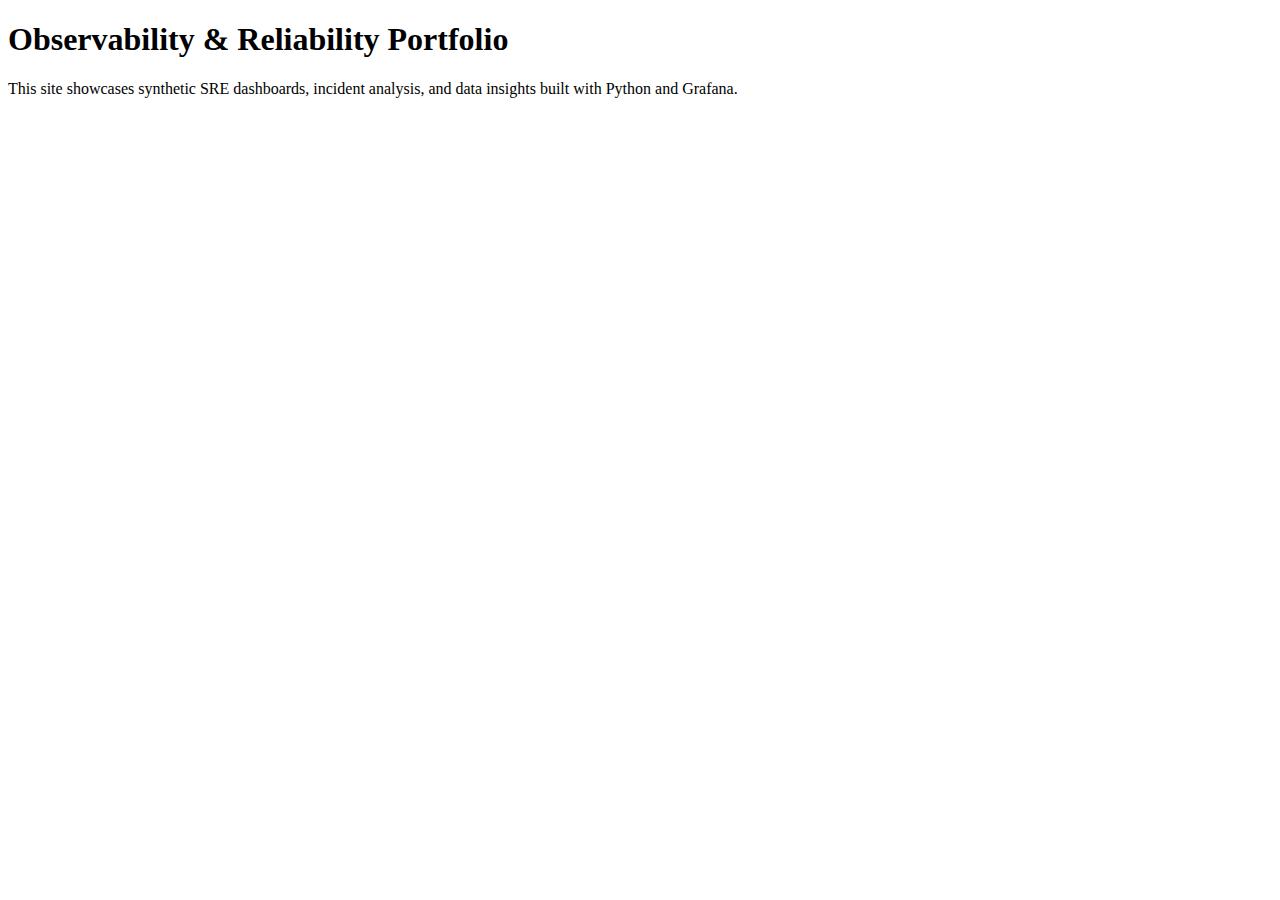
<file: index.html>
<!DOCTYPE html>
<html>
<head>
  <title>Observability Portfolio</title>
</head>
<body>
  <h1>Observability & Reliability Portfolio</h1>
  <p>
    This site showcases synthetic SRE dashboards, incident analysis,
    and data insights built with Python and Grafana.
  </p>
</body>
</html>
</file>
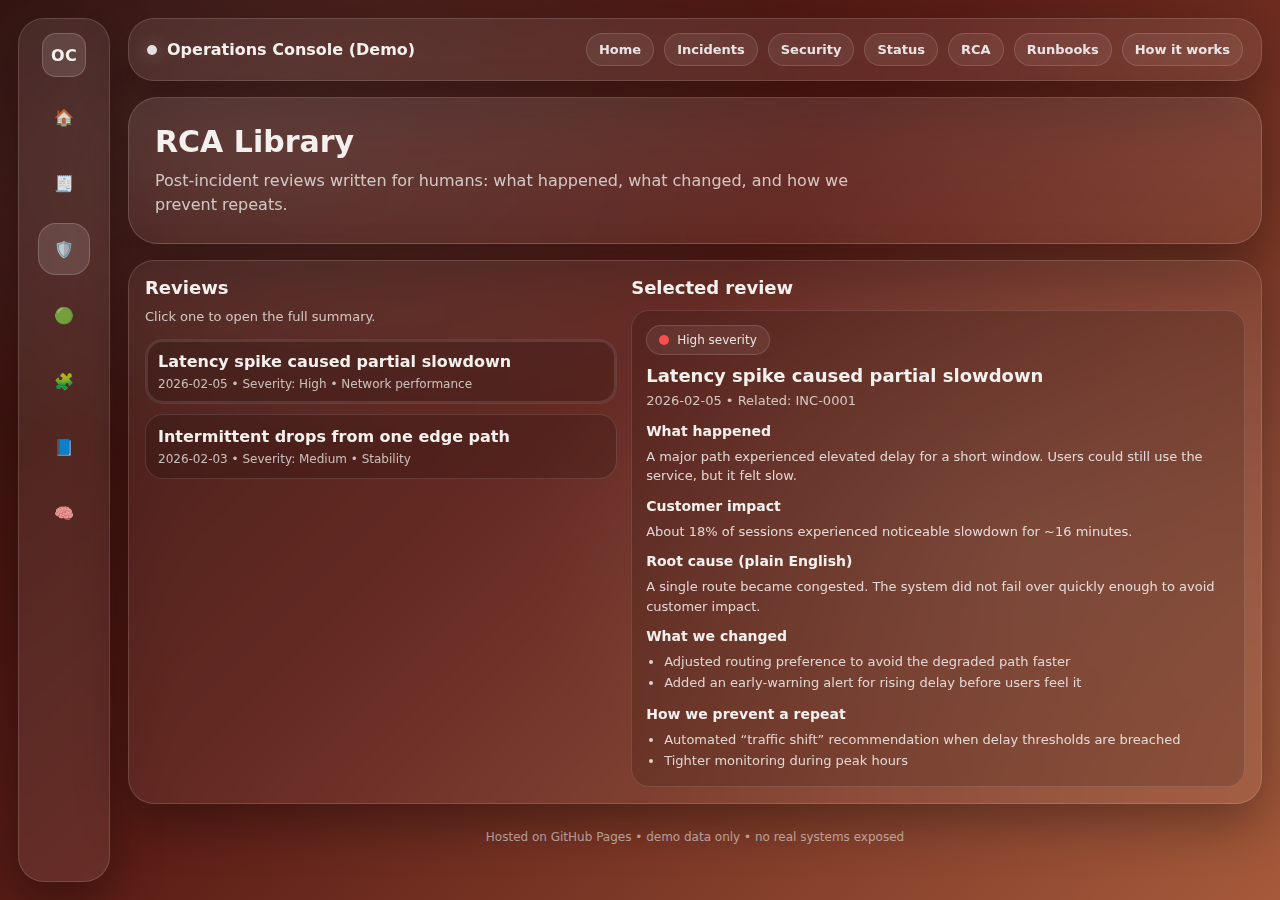
<file: docs/rca/index.html>
<!doctype html>
<html lang="en">
<head>
  <meta charset="utf-8" />
  <meta name="viewport" content="width=device-width,initial-scale=1" />
  <title>RCA Library • Operations Console</title>

  <link rel="stylesheet" href="../assets/style.css" />
  <link rel="stylesheet" href="./rca.css" />
</head>
<body>
  <div class="app">
    <aside class="sidebar">
      <div class="logo">OC</div>

      <a class="sidebtn" href="../index.html" title="Home" aria-label="Home">🏠</a>
      <a class="sidebtn" href="../incidents.html" title="Incidents" aria-label="Incidents">🧾</a>
      <a class="sidebtn active" href="./" title="Security" aria-label="Security">🛡️</a>

      <!-- FIXED: these must go up one folder from /security/ -->
      <a class="sidebtn" href="../status/" title="Status" aria-label="Status">🟢</a>
      <a class="sidebtn" href="../rca/" title="RCA Library" aria-label="RCA Library">🧩</a>
      <a class="sidebtn" href="../runbooks/" title="Runbooks" aria-label="Runbooks">📘</a>

      <a class="sidebtn" href="../how-it-works.html" title="How it works" aria-label="How it works">🧠</a>
    </aside>

    <main class="main">
      <header class="topbar">
        <div class="brand"><span class="dot"></span> Operations Console (Demo)</div>
        <nav class="pills">
          <a class="pilllink" href="../index.html">Home</a>
          <a class="pilllink" href="../incidents.html">Incidents</a>
          <a class="pilllink" href="./">Security</a>

          <!-- FIXED: these must go up one folder from /security/ -->
          <a class="pilllink" href="../status/">Status</a>
          <a class="pilllink" href="../rca/">RCA</a>
          <a class="pilllink" href="../runbooks/">Runbooks</a>

          <a class="pilllink" href="../how-it-works.html">How it works</a>
        </nav>
      </header>

      <section class="hero">
        <h1>RCA Library</h1>
        <p>Post-incident reviews written for humans: what happened, what changed, and how we prevent repeats.</p>
      </section>

      <section class="grid">
        <div class="card">
          <div class="rca-split">
            <div>
              <h2>Reviews</h2>
              <div class="small">Click one to open the full summary.</div>
              <div id="rca-list" class="rca-list"></div>
            </div>

            <div>
              <h2>Selected review</h2>
              <div id="rca-detail" class="rca-detail">
                <div class="notice">Pick an RCA on the left.</div>
              </div>
            </div>
          </div>
        </div>
      </section>

      <div class="footer">Hosted on GitHub Pages • demo data only • no real systems exposed</div>
    </main>
  </div>

  <script src="./rca.js"></script>
</body>
</html>
</file>
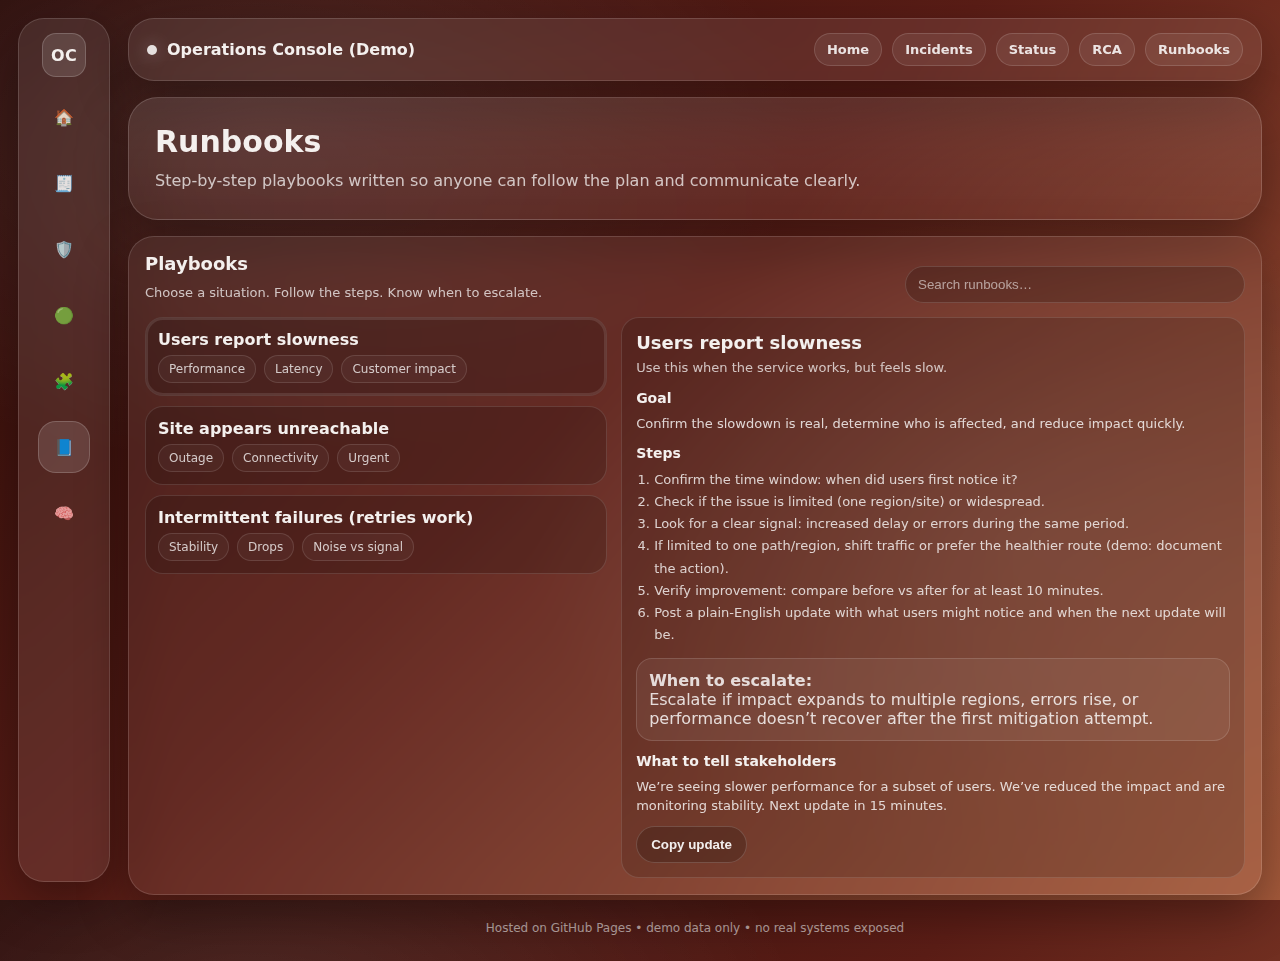
<file: docs/runbooks/index.html>
<!doctype html>
<html lang="en">
<head>
  <meta charset="utf-8" />
  <meta name="viewport" content="width=device-width,initial-scale=1" />
  <title>Runbooks • Operations Console</title>

  <link rel="stylesheet" href="../assets/style.css" />
  <link rel="stylesheet" href="./runbooks.css" />
</head>
<body>
  <div class="app">
    <aside class="sidebar">
      <div class="logo">OC</div>

      <a class="sidebtn" href="../index.html">🏠</a>
      <a class="sidebtn" href="../incidents.html">🧾</a>
      <a class="sidebtn" href="../security/">🛡️</a>
      <a class="sidebtn" href="../status/">🟢</a>
      <a class="sidebtn" href="../rca/">🧩</a>
      <a class="sidebtn active" href="./">📘</a>
      <a class="sidebtn" href="../how-it-works.html">🧠</a>
    </aside>

    <main class="main">
      <header class="topbar">
        <div class="brand"><span class="dot"></span> Operations Console (Demo)</div>
        <nav class="pills">
          <a class="pilllink" href="../index.html">Home</a>
          <a class="pilllink" href="../incidents.html">Incidents</a>
          <a class="pilllink" href="../status/">Status</a>
          <a class="pilllink" href="../rca/">RCA</a>
          <a class="pilllink" href="./">Runbooks</a>
        </nav>
      </header>

      <section class="hero">
        <h1>Runbooks</h1>
        <p>Step-by-step playbooks written so anyone can follow the plan and communicate clearly.</p>
      </section>

      <section class="grid">
        <div class="card">
          <div class="rb-top">
            <div>
              <h2>Playbooks</h2>
              <div class="small">Choose a situation. Follow the steps. Know when to escalate.</div>
            </div>

            <div class="rb-search">
              <input id="rb-q" placeholder="Search runbooks…" />
            </div>
          </div>

          <div class="rb-split">
            <div id="rb-list" class="rb-list"></div>
            <div id="rb-detail" class="rb-detail"><div class="notice">Pick a runbook.</div></div>
          </div>
        </div>
      </section>

      <div class="footer">Hosted on GitHub Pages • demo data only • no real systems exposed</div>
    </main>
  </div>

  <script src="./runbooks.js"></script>
</body>
</html>
</file>
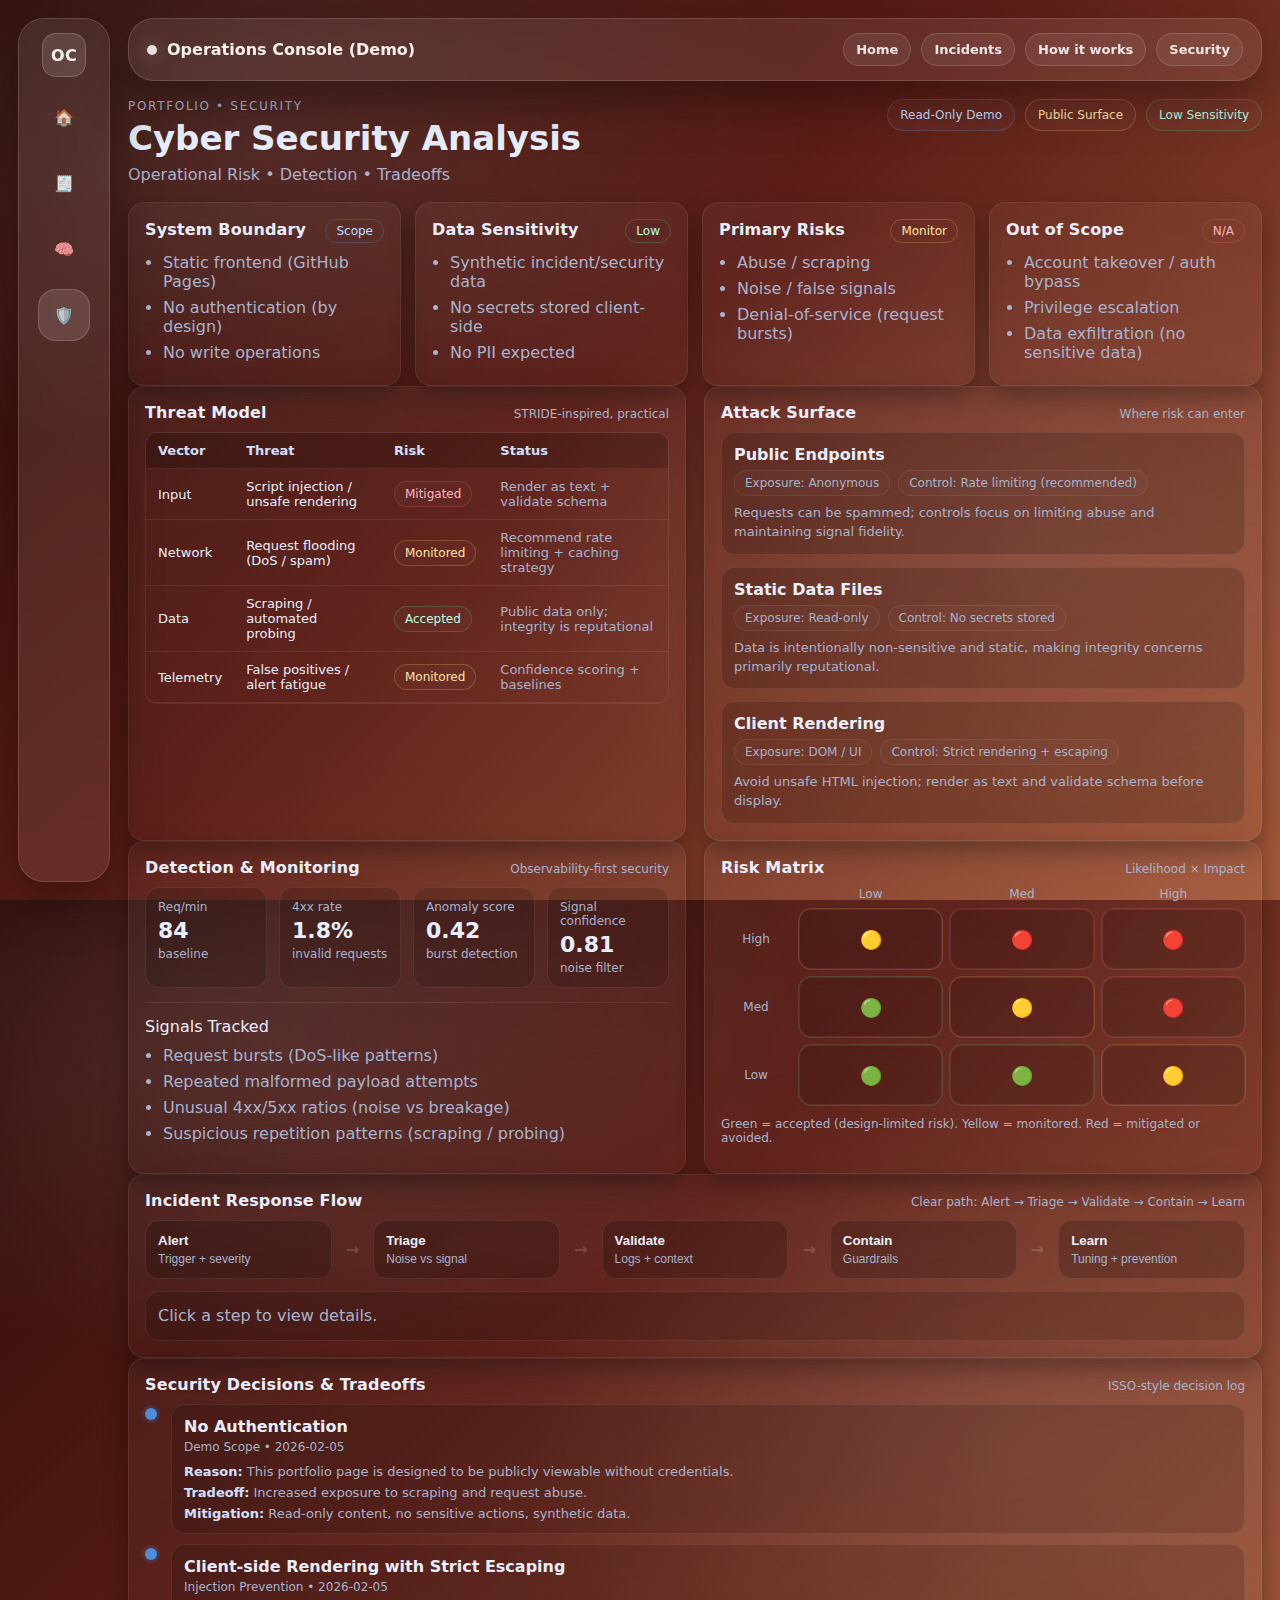
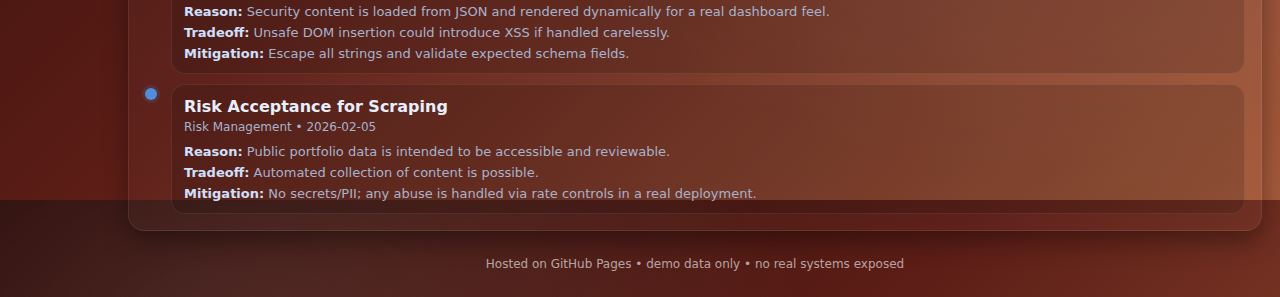
<file: docs/security/index.html>
<!doctype html>
<html lang="en">
<head>
  <meta charset="utf-8" />
  <meta name="viewport" content="width=device-width,initial-scale=1" />
  <title>Cyber Security Analysis • Operations Console</title>

  <!-- Your main site UI -->
  <link rel="stylesheet" href="../assets/style.css" />

  <!-- Security page UI (self-contained styling for the dashboard pieces) -->
  <link rel="stylesheet" href="./security.css" />
</head>

<body>
  <div class="app">
    <aside class="sidebar">
      <div class="logo">OC</div>

      <a class="sidebtn" href="../index.html" title="Home" aria-label="Home">🏠</a>
      <a class="sidebtn" href="../incidents.html" title="Incidents" aria-label="Incidents">🧾</a>
      <a class="sidebtn" href="../how-it-works.html" title="How it works" aria-label="How it works">🧠</a>
      <a class="sidebtn active" href="./index.html" title="Security" aria-label="Security">🛡️</a>
    </aside>

    <main class="main">
      <header class="topbar">
        <div class="brand"><span class="dot"></span> Operations Console (Demo)</div>
        <nav class="pills">
          <a class="pilllink" href="../index.html">Home</a>
          <a class="pilllink" href="../incidents.html">Incidents</a>
          <a class="pilllink" href="../how-it-works.html">How it works</a>
          <a class="pilllink" href="./index.html">Security</a>
        </nav>
      </header>

      <!-- Security page content -->
      <div class="sec-page">
        <header class="sec-topbar">
          <div class="sec-title-wrap">
            <div class="sec-kicker">Portfolio • Security</div>
            <h1>Cyber Security Analysis</h1>
            <p class="sec-subtitle">Operational Risk • Detection • Tradeoffs</p>
          </div>

          <div class="sec-badges">
            <span class="sec-badge b-blue">Read-Only Demo</span>
            <span class="sec-badge b-amber">Public Surface</span>
            <span class="sec-badge b-green">Low Sensitivity</span>
          </div>
        </header>

        <!-- Overview cards -->
        <section class="sec-grid sec-grid-4">
          <article class="sec-card">
            <div class="sec-card-head">
              <div class="sec-card-title">System Boundary</div>
              <div class="sec-pill p-blue">Scope</div>
            </div>
            <ul class="sec-bullets">
              <li>Static frontend (GitHub Pages)</li>
              <li>No authentication (by design)</li>
              <li>No write operations</li>
            </ul>
          </article>

          <article class="sec-card">
            <div class="sec-card-head">
              <div class="sec-card-title">Data Sensitivity</div>
              <div class="sec-pill p-green">Low</div>
            </div>
            <ul class="sec-bullets">
              <li>Synthetic incident/security data</li>
              <li>No secrets stored client-side</li>
              <li>No PII expected</li>
            </ul>
          </article>

          <article class="sec-card">
            <div class="sec-card-head">
              <div class="sec-card-title">Primary Risks</div>
              <div class="sec-pill p-amber">Monitor</div>
            </div>
            <ul class="sec-bullets">
              <li>Abuse / scraping</li>
              <li>Noise / false signals</li>
              <li>Denial-of-service (request bursts)</li>
            </ul>
          </article>

          <article class="sec-card">
            <div class="sec-card-head">
              <div class="sec-card-title">Out of Scope</div>
              <div class="sec-pill p-red">N/A</div>
            </div>
            <ul class="sec-bullets">
              <li>Account takeover / auth bypass</li>
              <li>Privilege escalation</li>
              <li>Data exfiltration (no sensitive data)</li>
            </ul>
          </article>
        </section>

        <!-- Threats + Attack Surface -->
        <section class="sec-grid sec-grid-2 sec-gap-lg">
          <article class="sec-card">
            <div class="sec-card-head">
              <div class="sec-card-title">Threat Model</div>
              <div class="sec-hint">STRIDE-inspired, practical</div>
            </div>

            <div class="sec-table-wrap">
              <table class="sec-table" id="threatTable">
                <thead>
                  <tr>
                    <th>Vector</th>
                    <th>Threat</th>
                    <th>Risk</th>
                    <th>Status</th>
                  </tr>
                </thead>
                <tbody>
                  <tr><td colspan="4" class="sec-muted">Loading threat data…</td></tr>
                </tbody>
              </table>
            </div>
          </article>

          <article class="sec-card">
            <div class="sec-card-head">
              <div class="sec-card-title">Attack Surface</div>
              <div class="sec-hint">Where risk can enter</div>
            </div>

            <div class="sec-stack" id="surfaceCards">
              <div class="sec-surface-card">
                <div class="sec-surface-title">Public Endpoints</div>
                <div class="sec-surface-meta">
                  <span class="sec-chip">Exposure: Anonymous</span>
                  <span class="sec-chip">Control: Rate limiting (recommended)</span>
                </div>
                <div class="sec-surface-desc">Requests can be spammed; controls focus on limiting abuse and maintaining signal fidelity.</div>
              </div>

              <div class="sec-surface-card">
                <div class="sec-surface-title">Static Data Files</div>
                <div class="sec-surface-meta">
                  <span class="sec-chip">Exposure: Read-only</span>
                  <span class="sec-chip">Control: No secrets stored</span>
                </div>
                <div class="sec-surface-desc">Data is intentionally non-sensitive and static, making integrity concerns primarily reputational.</div>
              </div>

              <div class="sec-surface-card">
                <div class="sec-surface-title">Client Rendering</div>
                <div class="sec-surface-meta">
                  <span class="sec-chip">Exposure: DOM / UI</span>
                  <span class="sec-chip">Control: Strict rendering + escaping</span>
                </div>
                <div class="sec-surface-desc">Avoid unsafe HTML injection; render as text and validate schema before display.</div>
              </div>
            </div>
          </article>
        </section>

        <!-- Monitoring -->
        <section class="sec-grid sec-grid-2 sec-gap-lg">
          <article class="sec-card">
            <div class="sec-card-head">
              <div class="sec-card-title">Detection & Monitoring</div>
              <div class="sec-hint">Observability-first security</div>
            </div>

            <div class="sec-kpi-grid" id="kpiGrid">
              <div class="sec-kpi"><div class="sec-kpi-label">Req/min</div><div class="sec-kpi-value">—</div><div class="sec-kpi-sub sec-muted">baseline</div></div>
              <div class="sec-kpi"><div class="sec-kpi-label">4xx rate</div><div class="sec-kpi-value">—</div><div class="sec-kpi-sub sec-muted">invalid requests</div></div>
              <div class="sec-kpi"><div class="sec-kpi-label">Anomaly score</div><div class="sec-kpi-value">—</div><div class="sec-kpi-sub sec-muted">burst detection</div></div>
              <div class="sec-kpi"><div class="sec-kpi-label">Signal confidence</div><div class="sec-kpi-value">—</div><div class="sec-kpi-sub sec-muted">noise filter</div></div>
            </div>

            <div class="sec-divider"></div>

            <div class="sec-signals">
              <div class="sec-signals-title">Signals Tracked</div>
              <ul class="sec-bullets">
                <li>Request bursts (DoS-like patterns)</li>
                <li>Repeated malformed payload attempts</li>
                <li>Unusual 4xx/5xx ratios (noise vs breakage)</li>
                <li>Suspicious repetition patterns (scraping / probing)</li>
              </ul>
            </div>
          </article>

          <article class="sec-card">
            <div class="sec-card-head">
              <div class="sec-card-title">Risk Matrix</div>
              <div class="sec-hint">Likelihood × Impact</div>
            </div>

            <div class="sec-matrix">
              <div class="sec-m-head"></div>
              <div class="sec-m-head">Low</div>
              <div class="sec-m-head">Med</div>
              <div class="sec-m-head">High</div>

              <div class="sec-m-side">High</div>
              <div class="sec-cell c-amber">🟡</div>
              <div class="sec-cell c-red">🔴</div>
              <div class="sec-cell c-red">🔴</div>

              <div class="sec-m-side">Med</div>
              <div class="sec-cell c-green">🟢</div>
              <div class="sec-cell c-amber">🟡</div>
              <div class="sec-cell c-red">🔴</div>

              <div class="sec-m-side">Low</div>
              <div class="sec-cell c-green">🟢</div>
              <div class="sec-cell c-green">🟢</div>
              <div class="sec-cell c-amber">🟡</div>
            </div>

            <p class="sec-muted sec-small" style="margin-top:12px;">
              Green = accepted (design-limited risk). Yellow = monitored. Red = mitigated or avoided.
            </p>
          </article>
        </section>

        <!-- IR Flow -->
        <section class="sec-card sec-flow-card">
          <div class="sec-card-head">
            <div class="sec-card-title">Incident Response Flow</div>
            <div class="sec-hint">Clear path: Alert → Triage → Validate → Contain → Learn</div>
          </div>

          <div class="sec-flow">
            <button class="sec-flow-node" data-step="alert">
              <div class="sec-node-title">Alert</div>
              <div class="sec-node-sub">Trigger + severity</div>
            </button>

            <div class="sec-arrow">→</div>

            <button class="sec-flow-node" data-step="triage">
              <div class="sec-node-title">Triage</div>
              <div class="sec-node-sub">Noise vs signal</div>
            </button>

            <div class="sec-arrow">→</div>

            <button class="sec-flow-node" data-step="validate">
              <div class="sec-node-title">Validate</div>
              <div class="sec-node-sub">Logs + context</div>
            </button>

            <div class="sec-arrow">→</div>

            <button class="sec-flow-node" data-step="contain">
              <div class="sec-node-title">Contain</div>
              <div class="sec-node-sub">Guardrails</div>
            </button>

            <div class="sec-arrow">→</div>

            <button class="sec-flow-node" data-step="learn">
              <div class="sec-node-title">Learn</div>
              <div class="sec-node-sub">Tuning + prevention</div>
            </button>
          </div>

          <div class="sec-flow-detail" id="flowDetail">
            <div class="sec-muted">Click a step to view details.</div>
          </div>
        </section>

        <!-- Decisions log -->
        <section class="sec-card">
          <div class="sec-card-head">
            <div class="sec-card-title">Security Decisions & Tradeoffs</div>
            <div class="sec-hint">ISSO-style decision log</div>
          </div>

          <div class="sec-timeline" id="decisionTimeline">
            <div class="sec-muted">Loading decision log…</div>
          </div>
        </section>

        <div class="footer">Hosted on GitHub Pages • demo data only • no real systems exposed</div>
      </div>

      <script src="./security.js"></script>
    </main>
  </div>
</body>
</html>
</file>
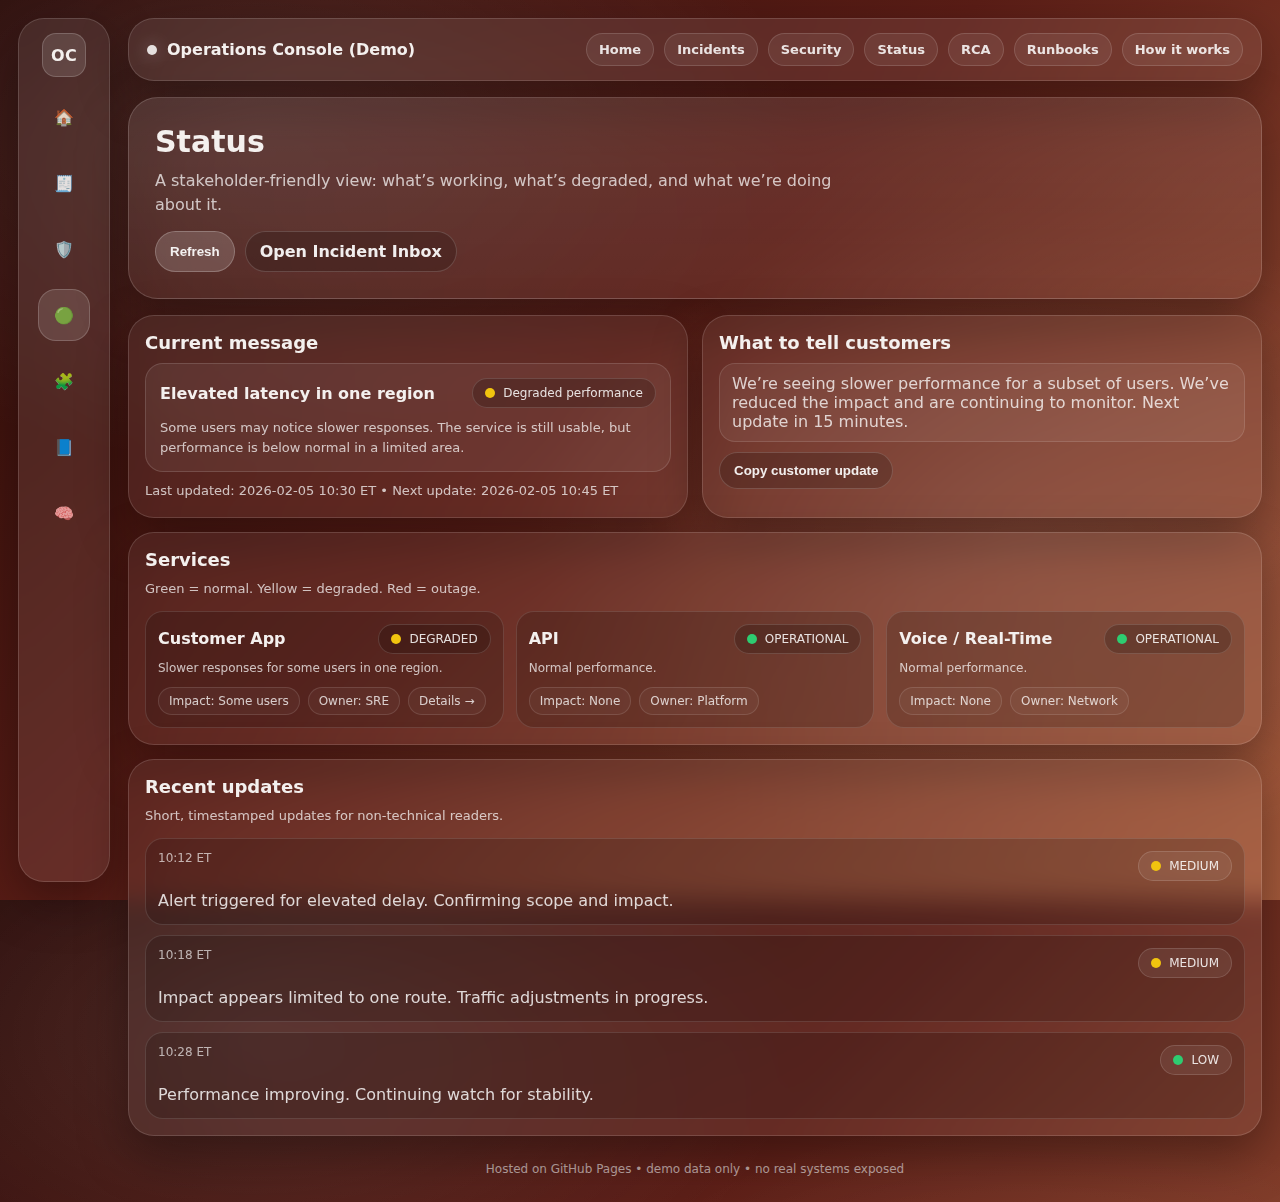
<file: docs/status/index.html>
<!doctype html>
<html lang="en">
<head>
  <meta charset="utf-8" />
  <meta name="viewport" content="width=device-width,initial-scale=1" />
  <title>Status • Operations Console</title>

  <link rel="stylesheet" href="../assets/style.css" />
  <link rel="stylesheet" href="./status.css" />
</head>
<body>
  <div class="app">
    <aside class="sidebar">
      <div class="logo">OC</div>

      <a class="sidebtn" href="../index.html" title="Home" aria-label="Home">🏠</a>
      <a class="sidebtn" href="../incidents.html" title="Incidents" aria-label="Incidents">🧾</a>
      <a class="sidebtn" href="../security/" title="Security" aria-label="Security">🛡️</a>
      <a class="sidebtn active" href="./" title="Status" aria-label="Status">🟢</a>
      <a class="sidebtn" href="../rca/" title="RCA Library" aria-label="RCA Library">🧩</a>
      <a class="sidebtn" href="../runbooks/" title="Runbooks" aria-label="Runbooks">📘</a>
      <a class="sidebtn" href="../how-it-works.html" title="How it works" aria-label="How it works">🧠</a>
    </aside>

    <main class="main">
      <header class="topbar">
        <div class="brand"><span class="dot"></span> Operations Console (Demo)</div>
        <nav class="pills">
          <a class="pilllink" href="../index.html">Home</a>
          <a class="pilllink" href="../incidents.html">Incidents</a>
          <a class="pilllink" href="../security/">Security</a>
          <a class="pilllink" href="./">Status</a>
          <a class="pilllink" href="../rca/">RCA</a>
          <a class="pilllink" href="../runbooks/">Runbooks</a>
          <a class="pilllink" href="../how-it-works.html">How it works</a>
        </nav>
      </header>

      <section class="hero">
        <h1>Status</h1>
        <p>
          A stakeholder-friendly view: what’s working, what’s degraded, and what we’re doing about it.
        </p>
        <div class="btnrow">
          <button class="btn primary" id="btn-refresh">Refresh</button>
          <a class="btn" href="../incidents.html">Open Incident Inbox</a>
        </div>
      </section>

      <section class="grid">
        <div class="card span6">
          <h2>Current message</h2>
          <div id="status-banner" class="status-banner">
            <div class="small">Loading…</div>
          </div>
          <div class="small" id="status-meta" style="margin-top:10px;"></div>
        </div>

        <div class="card span6">
          <h2>What to tell customers</h2>
          <div class="notice" id="customer-message">Loading…</div>
          <div class="btnrow" style="margin-top:10px;">
            <button class="btn" id="btn-copy-update">Copy customer update</button>
          </div>
        </div>

        <div class="card">
          <h2>Services</h2>
          <div class="small">Green = normal. Yellow = degraded. Red = outage.</div>
          <div class="svc-grid" id="services-grid">
            <div class="small">Loading services…</div>
          </div>
        </div>

        <div class="card">
          <h2>Recent updates</h2>
          <div class="small">Short, timestamped updates for non-technical readers.</div>
          <div class="updates" id="updates"></div>
        </div>
      </section>

      <div class="footer">Hosted on GitHub Pages • demo data only • no real systems exposed</div>
    </main>
  </div>

  <script src="./status.js"></script>
</body>
</html>
</file>
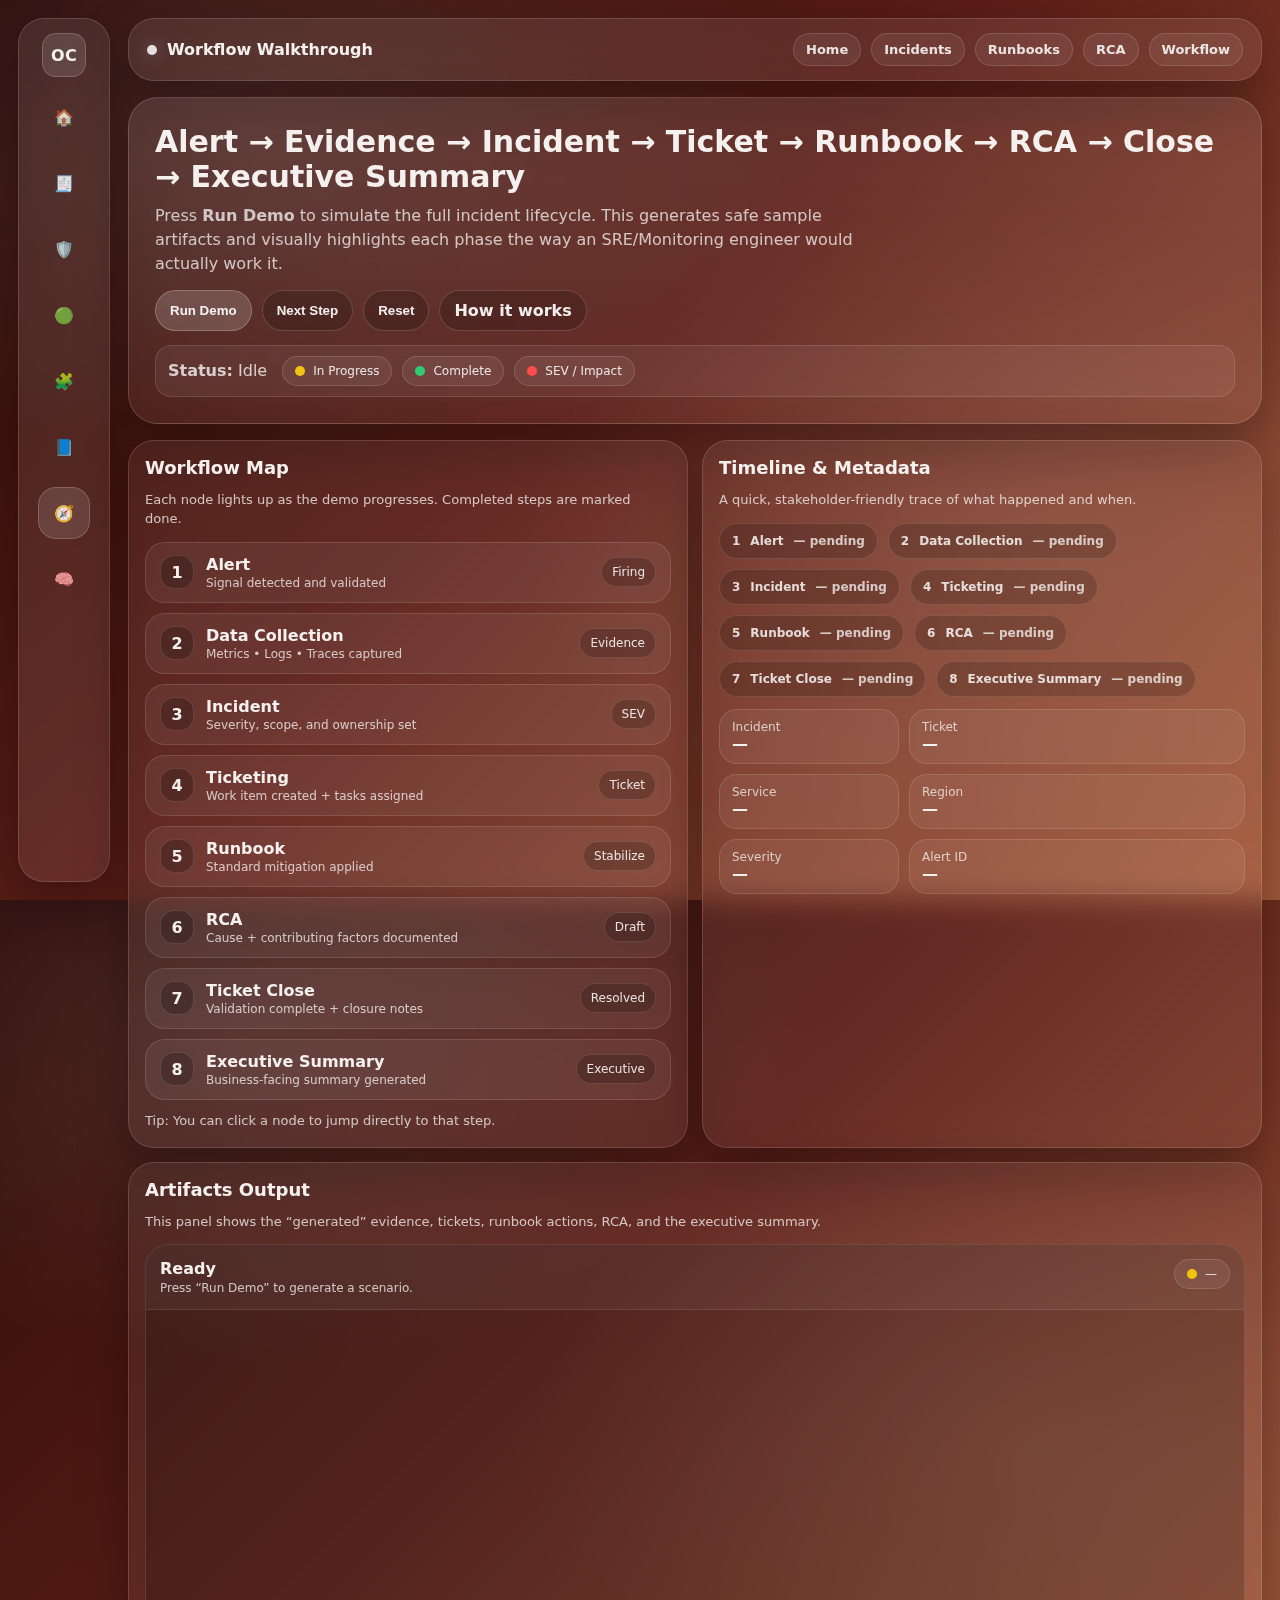
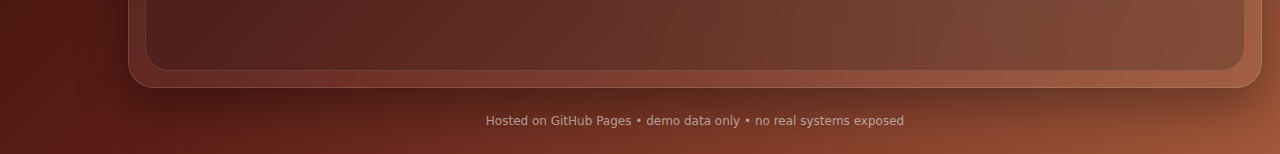
<file: docs/workflow/index.html>
<!doctype html>
<html lang="en">
<head>
  <meta charset="utf-8" />
  <meta name="viewport" content="width=device-width,initial-scale=1" />
  <title>Workflow Walkthrough • Operations Console (Demo)</title>
  <link rel="stylesheet" href="../assets/style.css" />
  <link rel="stylesheet" href="./workflow.css" />
</head>
<body>
  <div class="app">
    <aside class="sidebar">
      <div class="logo">OC</div>

      <a class="sidebtn" href="../index.html" title="Home" aria-label="Home">🏠</a>
      <a class="sidebtn" href="../incidents.html" title="Incidents" aria-label="Incidents">🧾</a>
      <a class="sidebtn" href="../security/" title="Security" aria-label="Security">🛡️</a>
      <a class="sidebtn" href="../status/" title="Status" aria-label="Status">🟢</a>
      <a class="sidebtn" href="../rca/" title="RCA Library" aria-label="RCA Library">🧩</a>
      <a class="sidebtn" href="../runbooks/" title="Runbooks" aria-label="Runbooks">📘</a>
      <a class="sidebtn active" href="./" title="Workflow Walkthrough" aria-label="Workflow Walkthrough">🧭</a>
      <a class="sidebtn" href="../how-it-works.html" title="How it works" aria-label="How it works">🧠</a>
    </aside>

    <main class="main">
      <header class="topbar">
        <div class="brand"><span class="dot"></span> Workflow Walkthrough</div>
        <nav class="pills">
          <a class="pilllink" href="../index.html">Home</a>
          <a class="pilllink" href="../incidents.html">Incidents</a>
          <a class="pilllink" href="../runbooks/">Runbooks</a>
          <a class="pilllink" href="../rca/">RCA</a>
          <a class="pilllink" href="./">Workflow</a>
        </nav>
      </header>

      <section class="hero">
        <h1>Alert → Evidence → Incident → Ticket → Runbook → RCA → Close → Executive Summary</h1>
        <p>
          Press <b>Run Demo</b> to simulate the full incident lifecycle. This generates safe sample artifacts
          and visually highlights each phase the way an SRE/Monitoring engineer would actually work it.
        </p>

        <div class="btnrow">
          <button class="btn primary" id="btnRun">Run Demo</button>
          <button class="btn" id="btnNext">Next Step</button>
          <button class="btn" id="btnReset">Reset</button>
          <a class="btn" href="../how-it-works.html">How it works</a>
        </div>

        <div class="notice" style="margin-top:14px">
          <b>Status:</b> <span id="statusText">Idle</span>
          <span class="wf-badges">
            <span class="badge"><span class="pill warn"></span> In Progress</span>
            <span class="badge"><span class="pill good"></span> Complete</span>
            <span class="badge"><span class="pill bad"></span> SEV / Impact</span>
          </span>
        </div>
      </section>

      <section class="grid">
        <!-- Map -->
        <div class="card span6">
          <h2>Workflow Map</h2>
          <p class="small">Each node lights up as the demo progresses. Completed steps are marked done.</p>

          <div class="wf-map" id="wfMap">
            <!-- nodes injected by JS -->
          </div>

          <div class="small" style="margin-top:12px">
            Tip: You can click a node to jump directly to that step.
          </div>
        </div>

        <!-- Timeline + Meta -->
        <div class="card span6">
          <h2>Timeline & Metadata</h2>
          <p class="small">A quick, stakeholder-friendly trace of what happened and when.</p>

          <div class="wf-timeline" id="wfTimeline"></div>

          <div class="kv">
            <div><div class="k">Incident</div><div class="v" id="metaIncident">—</div></div>
            <div><div class="k">Ticket</div><div class="v" id="metaTicket">—</div></div>
            <div><div class="k">Service</div><div class="v" id="metaService">—</div></div>
            <div><div class="k">Region</div><div class="v" id="metaRegion">—</div></div>
            <div><div class="k">Severity</div><div class="v" id="metaSev">—</div></div>
            <div><div class="k">Alert ID</div><div class="v" id="metaAlert">—</div></div>
          </div>
        </div>

        <!-- Artifacts -->
        <div class="card span12">
          <h2>Artifacts Output</h2>
          <p class="small">This panel shows the “generated” evidence, tickets, runbook actions, RCA, and the executive summary.</p>

          <div class="wf-artifact">
            <div class="wf-artifact-head">
              <div>
                <div class="wf-artifact-title" id="artifactTitle">Ready</div>
                <div class="wf-artifact-sub" id="artifactSub">Press “Run Demo” to generate a scenario.</div>
              </div>
              <div class="wf-mini">
                <span class="badge"><span class="pill warn"></span> <span id="miniPhase">—</span></span>
              </div>
            </div>

            <pre class="wf-terminal" id="artifactBody"></pre>
          </div>
        </div>
      </section>

      <div class="footer">Hosted on GitHub Pages • demo data only • no real systems exposed</div>
    </main>
  </div>

  <script src="./workflow.js"></script>
</body>
</html>
</file>
<file: docs/assets/style.css>
:root{
  --bg1:#2b0b08;
  --bg2:#5b1d16;
  --bg3:#a55a3b;

  --glass: rgba(255,255,255,.08);
  --glass2: rgba(255,255,255,.06);
  --border: rgba(255,255,255,.14);

  --text:#f4f0ee;
  --muted: rgba(255,255,255,.72);

  --good:#2ecc71;
  --warn:#f1c40f;
  --bad:#ff4d4d;

  --shadow: 0 18px 50px rgba(0,0,0,.35);
  --radius: 18px;

  --sidebar-w: 92px;
}

*{box-sizing:border-box}
html,body{height:100%}
body{
  margin:0;
  font-family:system-ui,-apple-system,Segoe UI,Roboto,Arial,sans-serif;
  color:var(--text);
  background:
    radial-gradient(1000px 600px at 20% 15%, rgba(255,255,255,.10), rgba(255,255,255,0) 55%),
    radial-gradient(900px 600px at 80% 60%, rgba(255,255,255,.08), rgba(255,255,255,0) 55%),
    linear-gradient(135deg, var(--bg1), var(--bg2) 45%, var(--bg3));
}

a{color:inherit;text-decoration:none}

.app{
  min-height:100vh;
  display:grid;
  grid-template-columns: var(--sidebar-w) 1fr;
  gap:18px;
  padding:18px;
}

.sidebar{
  position:sticky;
  top:18px;
  height: calc(100vh - 36px);
  border-radius: 26px;
  background: rgba(255,255,255,.08);
  border:1px solid var(--border);
  backdrop-filter: blur(14px);
  -webkit-backdrop-filter: blur(14px);
  box-shadow: var(--shadow);
  display:flex;
  flex-direction:column;
  align-items:center;
  padding:14px 10px;
  gap:14px;
}

.logo{
  width:44px;height:44px;border-radius:14px;
  background: rgba(255,255,255,.12);
  border:1px solid rgba(255,255,255,.18);
  display:flex;align-items:center;justify-content:center;
  font-weight:800; letter-spacing:.02em;
}

.sidebtn{
  width:52px;height:52px;border-radius:18px;
  display:flex;align-items:center;justify-content:center;
  background: transparent;
  border:1px solid transparent;
  color: rgba(255,255,255,.85);
  cursor:pointer;
}
.sidebtn:hover{
  background: rgba(255,255,255,.08);
  border-color: rgba(255,255,255,.14);
}
.sidebtn.active{
  background: rgba(255,255,255,.12);
  border-color: rgba(255,255,255,.18);
}

.main{
  max-width: 1180px;
}

.topbar{
  display:flex;
  align-items:center;
  justify-content:space-between;
  gap:14px;
  padding:14px 18px;
  border-radius: 26px;
  background: var(--glass);
  border:1px solid var(--border);
  backdrop-filter: blur(14px);
  -webkit-backdrop-filter: blur(14px);
  box-shadow: var(--shadow);
}

.brand{
  display:flex;
  align-items:center;
  gap:10px;
  font-weight:800;
}
.dot{
  width:10px;height:10px;border-radius:50%;
  background: rgba(255,255,255,.85);
  box-shadow:0 0 18px rgba(255,255,255,.35);
}

.pills{display:flex;gap:10px;flex-wrap:wrap}
.pilllink{
  padding:8px 12px;
  border-radius:999px;
  background: rgba(255,255,255,.07);
  border:1px solid rgba(255,255,255,.14);
  color: rgba(255,255,255,.86);
  font-weight:600;
  font-size:13px;
}
.pilllink:hover{background: rgba(255,255,255,.10)}

.hero{
  margin-top:16px;
  padding:26px;
  border-radius: 30px;
  background: linear-gradient(180deg, rgba(255,255,255,.10), rgba(255,255,255,.05));
  border:1px solid rgba(255,255,255,.16);
  backdrop-filter: blur(14px);
  -webkit-backdrop-filter: blur(14px);
  box-shadow: var(--shadow);
}
.hero h1{margin:0 0 10px;font-size:30px}
.hero p{margin:0;color:var(--muted);line-height:1.5;max-width: 70ch}

.btnrow{display:flex;gap:10px;flex-wrap:wrap;margin-top:14px}
.btn{
  display:inline-flex;align-items:center;justify-content:center;
  padding:10px 14px;
  border-radius: 999px;
  border:1px solid rgba(255,255,255,.16);
  background: rgba(0,0,0,.18);
  color: rgba(255,255,255,.92);
  font-weight:700;
  cursor:pointer;
}
.btn:hover{background: rgba(0,0,0,.24)}
.btn.primary{
  background: rgba(255,255,255,.16);
  border-color: rgba(255,255,255,.22);
}
.btn.primary:hover{background: rgba(255,255,255,.20)}

.grid{
  display:grid;
  grid-template-columns: repeat(12, 1fr);
  gap:14px;
  margin-top:16px;
}

.card{
  grid-column: span 12;
  padding:16px;
  border-radius: 26px;
  background: var(--glass2);
  border:1px solid rgba(255,255,255,.14);
  backdrop-filter: blur(14px);
  -webkit-backdrop-filter: blur(14px);
  box-shadow: var(--shadow);
}
@media(min-width: 900px){
  .card.span6{grid-column: span 6;}
  .card.span4{grid-column: span 4;}
}

.card h2{margin:0 0 10px;font-size:18px}
.small{color:var(--muted);font-size:13px;line-height:1.45}

.badge{
  display:inline-flex;align-items:center;gap:8px;
  padding:7px 12px;border-radius:999px;
  background: rgba(255,255,255,.07);
  border:1px solid rgba(255,255,255,.14);
  font-size:12px;color: rgba(255,255,255,.86);
}
.badge .pill{width:10px;height:10px;border-radius:50%}
.pill.good{background:var(--good)}
.pill.warn{background:var(--warn)}
.pill.bad{background:var(--bad)}

.table{width:100%;border-collapse:separate;border-spacing:0;margin-top:10px}
.table th,.table td{padding:10px;border-bottom:1px solid rgba(255,255,255,.10);text-align:left}
.table th{color:rgba(255,255,255,.72);font-weight:800;font-size:12px;text-transform:uppercase;letter-spacing:.08em}
.table tr:hover td{background: rgba(255,255,255,.06)}

.kv{display:grid;grid-template-columns:180px 1fr;gap:10px;margin-top:12px}
.kv > div{
  padding:10px 12px;
  border-radius:18px;
  background: rgba(255,255,255,.06);
  border:1px solid rgba(255,255,255,.12);
}
.kv .k{color:rgba(255,255,255,.70);font-size:12px}
.kv .v{font-weight:800}

.gallery{display:grid;grid-template-columns:repeat(12,1fr);gap:12px;margin-top:12px}
.imgcard{
  grid-column:span 12;
  border-radius: 22px;
  overflow:hidden;
  background: rgba(0,0,0,.20);
  border:1px solid rgba(255,255,255,.12);
}
@media(min-width: 900px){
  .imgcard{grid-column:span 4}
}
.imgcard img{display:block;width:100%;height:220px;object-fit:cover;background:rgba(0,0,0,.25)}
.imgcard .cap{padding:10px 12px;color:rgba(255,255,255,.72);font-size:12px}

.notice{
  padding:10px 12px;border-radius:16px;
  border:1px solid rgba(255,255,255,.12);
  background: rgba(255,255,255,.06);
  color: rgba(255,255,255,.76);
}

.footer{
  margin:26px 0 8px;
  color: rgba(255,255,255,.60);
  font-size:12px;
  text-align:center;
}
</file>
<file: docs/rca/rca.css>
.rca-split{
  display:grid;
  grid-template-columns: 1fr 1.3fr;
  gap:14px;
}
@media(max-width: 980px){
  .rca-split{ grid-template-columns: 1fr; }
}

.rca-list{
  margin-top:12px;
  display:flex;
  flex-direction:column;
  gap:10px;
}

.rca-item{
  border:1px solid rgba(255,255,255,.12);
  background: rgba(0,0,0,.16);
  border-radius:18px;
  padding:12px;
  cursor:pointer;
}
.rca-item:hover{ background: rgba(255,255,255,.05); }
.rca-item.active{ box-shadow: 0 0 0 2px rgba(255,255,255,.10) inset; }

.rca-title{ font-weight:900; }
.rca-meta{ margin-top:6px; color: rgba(255,255,255,.70); font-size:12px; }

.rca-detail{
  margin-top:12px;
  border:1px solid rgba(255,255,255,.12);
  background: rgba(0,0,0,.14);
  border-radius:18px;
  padding:14px;
}

.rca-section{ margin-top:12px; }
.rca-section h3{ margin:0 0 8px; font-size:14px; }
.rca-text{ color: rgba(255,255,255,.80); line-height:1.5; font-size:13px; }
.rca-bullets{ margin:8px 0 0; padding-left:18px; color: rgba(255,255,255,.78); font-size:13px; line-height:1.6; }
</file>
<file: docs/runbooks/runbooks.css>
.rb-top{
  display:flex;
  align-items:flex-end;
  justify-content:space-between;
  gap:12px;
  flex-wrap:wrap;
}

.rb-search input{
  width:min(340px, 80vw);
  padding:10px 12px;
  border-radius:999px;
  border:1px solid rgba(255,255,255,.14);
  background: rgba(0,0,0,.18);
  color: rgba(255,255,255,.90);
  outline:none;
}
.rb-search input::placeholder{color: rgba(255,255,255,.55);}

.rb-split{
  margin-top:14px;
  display:grid;
  grid-template-columns: 1fr 1.35fr;
  gap:14px;
}
@media(max-width: 980px){
  .rb-split{ grid-template-columns: 1fr; }
}

.rb-list{display:flex; flex-direction:column; gap:10px}
.rb-item{
  border:1px solid rgba(255,255,255,.12);
  background: rgba(0,0,0,.16);
  border-radius:18px;
  padding:12px;
  cursor:pointer;
}
.rb-item:hover{ background: rgba(255,255,255,.05); }
.rb-item.active{ box-shadow: 0 0 0 2px rgba(255,255,255,.10) inset; }

.rb-title{font-weight:900}
.rb-tags{margin-top:6px; display:flex; gap:8px; flex-wrap:wrap}
.rb-tag{
  font-size:12px;
  padding:6px 10px;
  border-radius:999px;
  border:1px solid rgba(255,255,255,.12);
  background: rgba(255,255,255,.04);
  color: rgba(255,255,255,.75);
}

.rb-detail{
  border:1px solid rgba(255,255,255,.12);
  background: rgba(0,0,0,.14);
  border-radius:18px;
  padding:14px;
}

.rb-section{margin-top:12px}
.rb-section h3{margin:0 0 8px; font-size:14px}
.rb-text{color: rgba(255,255,255,.80); font-size:13px; line-height:1.5}
.rb-steps{margin:8px 0 0; padding-left:18px; color: rgba(255,255,255,.78); font-size:13px; line-height:1.7}

.rb-callout{
  margin-top:12px;
  padding:12px;
  border-radius:16px;
  border:1px solid rgba(255,255,255,.14);
  background: rgba(255,255,255,.06);
  color: rgba(255,255,255,.82);
}
</file>
<file: docs/security/security.css>
:root{
  --sec-bg:#0b1220;
  --sec-text:#e7eefc;
  --sec-muted:#a7b3cd;
  --sec-line:rgba(255,255,255,.08);

  --sec-blue:#4ea1ff;
  --sec-green:#3ddc97;
  --sec-amber:#ffc857;
  --sec-red:#ff5c7a;
  --sec-purple:#a78bfa;

  --sec-shadow: 0 10px 25px rgba(0,0,0,.35);
  --sec-radius:16px;
}

/* wrapper so it doesn't clash with your main layout */
.sec-page{
  width:min(1200px, 100%);
  margin: 18px 0 0;
  color: var(--sec-text);
}

.sec-topbar{
  display:flex;
  align-items:flex-start;
  justify-content:space-between;
  gap:18px;
  margin: 18px 0 18px;
}

.sec-kicker{
  color:var(--sec-muted);
  letter-spacing:.14em;
  text-transform:uppercase;
  font-size:12px;
  margin-bottom:6px;
}

.sec-page h1{
  margin:0;
  font-size:34px;
  line-height:1.12;
}

.sec-subtitle{
  margin:8px 0 0;
  color:var(--sec-muted);
}

.sec-badges{display:flex; gap:10px; flex-wrap:wrap; justify-content:flex-end}
.sec-badge{
  padding:8px 12px;
  border-radius:999px;
  border:1px solid var(--sec-line);
  background: rgba(255,255,255,.03);
  font-size:12px;
  color:var(--sec-muted);
}
.b-blue{border-color: rgba(78,161,255,.25); color:#beddff}
.b-amber{border-color: rgba(255,200,87,.25); color:#ffe3a6}
.b-green{border-color: rgba(61,220,151,.25); color:#b7ffe5}

.sec-grid{display:grid; gap:14px}
.sec-grid-4{grid-template-columns: repeat(4, minmax(0, 1fr))}
.sec-grid-2{grid-template-columns: repeat(2, minmax(0, 1fr))}
.sec-gap-lg{gap:18px}

.sec-card{
  background: linear-gradient(180deg, rgba(255,255,255,.04), rgba(255,255,255,.02));
  border:1px solid var(--sec-line);
  border-radius: var(--sec-radius);
  box-shadow: var(--sec-shadow);
  padding:16px;
}

.sec-card-head{
  display:flex;
  align-items:baseline;
  justify-content:space-between;
  gap:12px;
  margin-bottom:10px;
}

.sec-card-title{font-weight:700; letter-spacing:.01em}
.sec-hint{color:var(--sec-muted); font-size:12px}

.sec-pill{
  padding:4px 10px;
  border-radius:999px;
  border:1px solid var(--sec-line);
  font-size:12px;
  color:var(--sec-muted);
}
.p-blue{border-color: rgba(78,161,255,.25); color:#beddff}
.p-green{border-color: rgba(61,220,151,.25); color:#b7ffe5}
.p-amber{border-color: rgba(255,200,87,.25); color:#ffe3a6}
.p-red{border-color: rgba(255,92,122,.25); color:#ffb3c1}

.sec-bullets{margin:10px 0 0; padding-left:18px; color:var(--sec-muted)}
.sec-bullets li{margin:7px 0}

.sec-table-wrap{overflow:auto; border-radius:12px; border:1px solid var(--sec-line)}
.sec-table{width:100%; border-collapse:collapse; min-width:520px}
.sec-table th, .sec-table td{
  padding:10px 12px;
  border-bottom:1px solid var(--sec-line);
  text-align:left;
  font-size:13px;
}
.sec-table th{color:#cfe0ff; font-weight:600; background: rgba(0,0,0,.18)}
.sec-table tbody tr:hover{background: rgba(255,255,255,.03)}

.sec-muted{color:var(--sec-muted)}
.sec-small{font-size:12px}

.sec-stack{display:flex; flex-direction:column; gap:12px}
.sec-surface-card{
  background: rgba(0,0,0,.16);
  border:1px solid var(--sec-line);
  border-radius:14px;
  padding:12px;
}
.sec-surface-title{font-weight:700; margin-bottom:6px}
.sec-surface-meta{display:flex; gap:8px; flex-wrap:wrap; margin-bottom:8px}
.sec-chip{
  font-size:12px;
  padding:5px 10px;
  border:1px solid var(--sec-line);
  border-radius:999px;
  color:var(--sec-muted);
  background: rgba(255,255,255,.02);
}
.sec-surface-desc{color:var(--sec-muted); font-size:13px; line-height:1.45}

.sec-kpi-grid{
  display:grid;
  grid-template-columns: repeat(4, minmax(0,1fr));
  gap:12px;
}
.sec-kpi{
  border:1px solid var(--sec-line);
  border-radius:14px;
  padding:12px;
  background: rgba(0,0,0,.14);
}
.sec-kpi-label{color:var(--sec-muted); font-size:12px}
.sec-kpi-value{font-size:22px; font-weight:800; margin-top:4px}
.sec-kpi-sub{margin-top:4px; font-size:12px}

.sec-divider{height:1px; background: var(--sec-line); margin:14px 0}

.sec-matrix{
  display:grid;
  grid-template-columns: 70px repeat(3, 1fr);
  gap:8px;
  align-items:stretch;
}
.sec-m-head, .sec-m-side{
  color:var(--sec-muted);
  font-size:12px;
  display:flex;
  align-items:center;
  justify-content:center;
}
.sec-cell{
  border-radius:12px;
  border:1px solid var(--sec-line);
  background: rgba(0,0,0,.14);
  display:flex;
  align-items:center;
  justify-content:center;
  min-height:60px;
  font-size:18px;
}
.c-green{outline:1px solid rgba(61,220,151,.18)}
.c-amber{outline:1px solid rgba(255,200,87,.18)}
.c-red{outline:1px solid rgba(255,92,122,.18)}

.sec-flow{display:flex; align-items:stretch; justify-content:space-between; gap:10px; flex-wrap:wrap; margin-top:8px}
.sec-flow-node{
  flex:1 1 160px;
  background: rgba(0,0,0,.18);
  border:1px solid var(--sec-line);
  border-radius:14px;
  padding:12px;
  text-align:left;
  cursor:pointer;
  color:var(--sec-text);
  transition: transform .08s ease, border-color .12s ease, background .12s ease;
}
.sec-flow-node:hover{
  transform: translateY(-1px);
  background: rgba(255,255,255,.03);
  border-color: rgba(78,161,255,.22);
}
.sec-flow-node.active{
  border-color: rgba(167,139,250,.35);
  box-shadow: 0 0 0 1px rgba(167,139,250,.18) inset;
}
.sec-node-title{font-weight:800}
.sec-node-sub{color:var(--sec-muted); font-size:12px; margin-top:4px}
.sec-arrow{color:rgba(255,255,255,.18); font-weight:800; display:flex; align-items:center; justify-content:center; padding:0 4px}

.sec-flow-detail{
  margin-top:12px;
  padding:12px;
  border:1px solid var(--sec-line);
  border-radius:14px;
  background: rgba(0,0,0,.14);
  color:var(--sec-muted);
  line-height:1.5;
}

.sec-timeline{display:flex; flex-direction:column; gap:10px; margin-top:6px}
.sec-t-item{display:grid; grid-template-columns: 14px 1fr; gap:12px}
.sec-t-dot{
  width:12px; height:12px; border-radius:999px;
  margin-top:4px;
  background: rgba(78,161,255,.85);
  box-shadow: 0 0 0 3px rgba(78,161,255,.12);
}
.sec-t-card{
  border:1px solid var(--sec-line);
  border-radius:14px;
  background: rgba(0,0,0,.14);
  padding:12px;
}
.sec-t-title{font-weight:800}
.sec-t-meta{color:var(--sec-muted); font-size:12px; margin:4px 0 10px}
.sec-t-grid{display:grid; gap:6px; color:var(--sec-muted); font-size:13px}
.sec-t-grid b{color:#cfe0ff}

.sec-risk-pill{
  display:inline-flex;
  align-items:center;
  gap:8px;
  padding:5px 10px;
  border-radius:999px;
  border:1px solid var(--sec-line);
  font-size:12px;
  color:var(--sec-muted);
  background: rgba(255,255,255,.02);
}
.r-accepted{border-color: rgba(61,220,151,.25); color:#b7ffe5}
.r-monitored{border-color: rgba(255,200,87,.25); color:#ffe3a6}
.r-mitigated{border-color: rgba(255,92,122,.25); color:#ffb3c1}

@media (max-width: 1100px){
  .sec-grid-4{grid-template-columns: repeat(2, minmax(0, 1fr))}
  .sec-kpi-grid{grid-template-columns: repeat(2, minmax(0,1fr))}
}
@media (max-width: 820px){
  .sec-grid-2{grid-template-columns: 1fr}
  .sec-topbar{flex-direction:column}
  .sec-badges{justify-content:flex-start}
  .sec-arrow{display:none}
}
</file>
<file: docs/status/status.css>
.status-banner{
  border:1px solid rgba(255,255,255,.14);
  border-radius:18px;
  padding:14px;
  background: rgba(255,255,255,.06);
}

.banner-row{
  display:flex;
  align-items:center;
  justify-content:space-between;
  gap:10px;
  flex-wrap:wrap;
}

.banner-title{
  font-weight:900;
  font-size:16px;
}

.banner-pill{
  display:inline-flex;
  align-items:center;
  gap:8px;
  padding:7px 12px;
  border-radius:999px;
  border:1px solid rgba(255,255,255,.14);
  background: rgba(0,0,0,.18);
  font-size:12px;
  color: rgba(255,255,255,.86);
}

.dot-mini{width:10px;height:10px;border-radius:50%}
.dot-green{background: var(--good)}
.dot-yellow{background: var(--warn)}
.dot-red{background: var(--bad)}

.svc-grid{
  margin-top:12px;
  display:grid;
  grid-template-columns: repeat(12, 1fr);
  gap:12px;
}
.svc{
  grid-column: span 12;
  border:1px solid rgba(255,255,255,.12);
  border-radius:18px;
  background: rgba(0,0,0,.16);
  padding:12px;
}
@media(min-width: 900px){
  .svc{ grid-column: span 4; }
}
.svc-name{font-weight:900}
.svc-sub{margin-top:6px; color: rgba(255,255,255,.72); font-size:12px; line-height:1.45}
.svc-meta{margin-top:10px; display:flex; gap:8px; flex-wrap:wrap}
.chip{
  font-size:12px;
  padding:6px 10px;
  border-radius:999px;
  border:1px solid rgba(255,255,255,.12);
  color: rgba(255,255,255,.76);
  background: rgba(255,255,255,.04);
}

.updates{
  margin-top:12px;
  display:flex;
  flex-direction:column;
  gap:10px;
}
.update{
  border:1px solid rgba(255,255,255,.12);
  background: rgba(0,0,0,.16);
  border-radius:18px;
  padding:12px;
}
.update-top{
  display:flex;
  justify-content:space-between;
  gap:10px;
  flex-wrap:wrap;
}
.update-time{color: rgba(255,255,255,.65); font-size:12px}
.update-text{margin-top:8px; color: rgba(255,255,255,.82); line-height:1.45}
</file>
<file: docs/workflow/workflow.css>
/* Uses existing theme from ../assets/style.css */
/* Only workflow-specific visuals live here */

/* Layout helpers */
.wf-badges{
  display:inline-flex;
  gap:10px;
  margin-left:10px;
  flex-wrap:wrap;
  vertical-align:middle;
}

/* Map */
.wf-map{
  margin-top:12px;
  display:flex;
  flex-direction:column;
  gap:10px;
}

.wf-node{
  display:flex;
  align-items:center;
  justify-content:space-between;
  gap:12px;
  padding:12px 14px;
  border-radius: 20px;
  background: rgba(255,255,255,.06);
  border:1px solid rgba(255,255,255,.12);
  cursor:pointer;
  transition: transform .18s ease, background .18s ease, border-color .18s ease, box-shadow .18s ease;
}
.wf-node:hover{
  background: rgba(255,255,255,.09);
  border-color: rgba(255,255,255,.18);
  transform: translateY(-1px);
}
.wf-node:active{
  transform: translateY(0px);
}

.wf-node .left{
  display:flex;
  gap:12px;
  align-items:center;
  min-width: 0; /* allow text truncate */
}

.wf-stepnum{
  width:34px;height:34px;border-radius:14px;
  display:flex;align-items:center;justify-content:center;
  font-weight:900;
  background: rgba(0,0,0,.22);
  border:1px solid rgba(255,255,255,.12);
  flex: 0 0 auto;
}

.wf-node .name{font-weight:900}
.wf-node .desc{
  font-size:12px;
  color:var(--muted);
  margin-top:2px;
}

.wf-node .tag{
  font-size:12px;
  padding:7px 10px;
  border-radius: 999px;
  background: rgba(0,0,0,.18);
  border:1px solid rgba(255,255,255,.12);
  color: rgba(255,255,255,.86);
  white-space:nowrap;
  flex: 0 0 auto;
}

/* Active / Done states */
.wf-node.active{
  background: rgba(255,255,255,.10);
  border-color: rgba(255,255,255,.22);
  box-shadow: 0 0 0 4px rgba(255,255,255,.06);
}
.wf-node.done{
  border-color: rgba(46, 204, 113, .35);
  background: rgba(46, 204, 113, .08);
}
.wf-node.done .tag{
  border-color: rgba(46, 204, 113, .35);
}

/* Timeline */
.wf-timeline{
  display:flex;
  flex-wrap:wrap;
  gap:10px;
  margin-top:12px;
}

.wf-chip{
  display:flex;
  align-items:center;
  gap:10px;
  padding:10px 12px;
  border-radius: 999px;
  background: rgba(0,0,0,.16);
  border:1px solid rgba(255,255,255,.12);
  color: rgba(255,255,255,.82);
  font-weight:800;
  font-size:12px;
}
.wf-chip span{
  font-weight:700;
  color: var(--muted);
}
.wf-chip.active{
  background: rgba(255,255,255,.12);
  border-color: rgba(255,255,255,.22);
}
.wf-chip.done{
  border-color: rgba(46, 204, 113, .35);
  background: rgba(46, 204, 113, .08);
}

/* Artifact panel */
.wf-artifact{
  margin-top:12px;
  border-radius: 24px;
  background: rgba(0,0,0,.18);
  border:1px solid rgba(255,255,255,.12);
  overflow:hidden;
}

.wf-artifact-head{
  display:flex;
  justify-content:space-between;
  align-items:flex-start;
  gap:12px;
  padding:14px 14px;
  background: rgba(255,255,255,.05);
  border-bottom:1px solid rgba(255,255,255,.10);
}

.wf-artifact-title{font-weight:900}
.wf-artifact-sub{font-size:12px;color:var(--muted);margin-top:3px}

.wf-terminal{
  margin:0;
  padding:14px;
  font-family: ui-monospace, SFMono-Regular, Menlo, Monaco, Consolas, "Liberation Mono","Courier New", monospace;
  font-size: 12px;
  line-height: 1.45;
  color: rgba(255,255,255,.90);
  white-space: pre-wrap;
  min-height: 360px;
}

.wf-mini{
  display:flex;
  align-items:center;
  gap:10px;
  flex-wrap:wrap;
}

/* ---- Make <select class="btn"> match the OC button styling ---- */
select.btn{
  -webkit-appearance: none;
  -moz-appearance: none;
  appearance: none;

  /* Keep consistent sizing with buttons */
  min-height: 40px;
  line-height: 1.1;

  /* Space for the arrow */
  padding-right: 40px;

  /* Avoid cramped text */
  max-width: 320px;
}

/* Custom dropdown arrow + divider line */
select.btn{
  background-image:
    linear-gradient(45deg, transparent 50%, rgba(255,255,255,.85) 50%),
    linear-gradient(135deg, rgba(255,255,255,.85) 50%, transparent 50%),
    linear-gradient(to right, rgba(255,255,255,.14), rgba(255,255,255,.14));
  background-position:
    calc(100% - 18px) 52%,
    calc(100% - 12px) 52%,
    calc(100% - 34px) 50%;
  background-size:
    6px 6px,
    6px 6px,
    1px 60%;
  background-repeat: no-repeat;
}

/* Hover/Focus states consistent with .btn */
select.btn:hover{
  background-color: rgba(0,0,0,.24);
}

select.btn:focus{
  outline: none;
  box-shadow: 0 0 0 4px rgba(255,255,255,.10);
  border-color: rgba(255,255,255,.22);
}

/* OS-native menu; this helps some browsers keep contrast */
select.btn option{
  color:#111;
}

/* Safari edge case */
@supports (-webkit-touch-callout: none) {
  select.btn:hover{ filter: brightness(1.05); }
}

/* Mobile/Small screens: allow select to shrink */
@media (max-width: 520px){
  select.btn{ max-width: 100%; }
}
</file>
